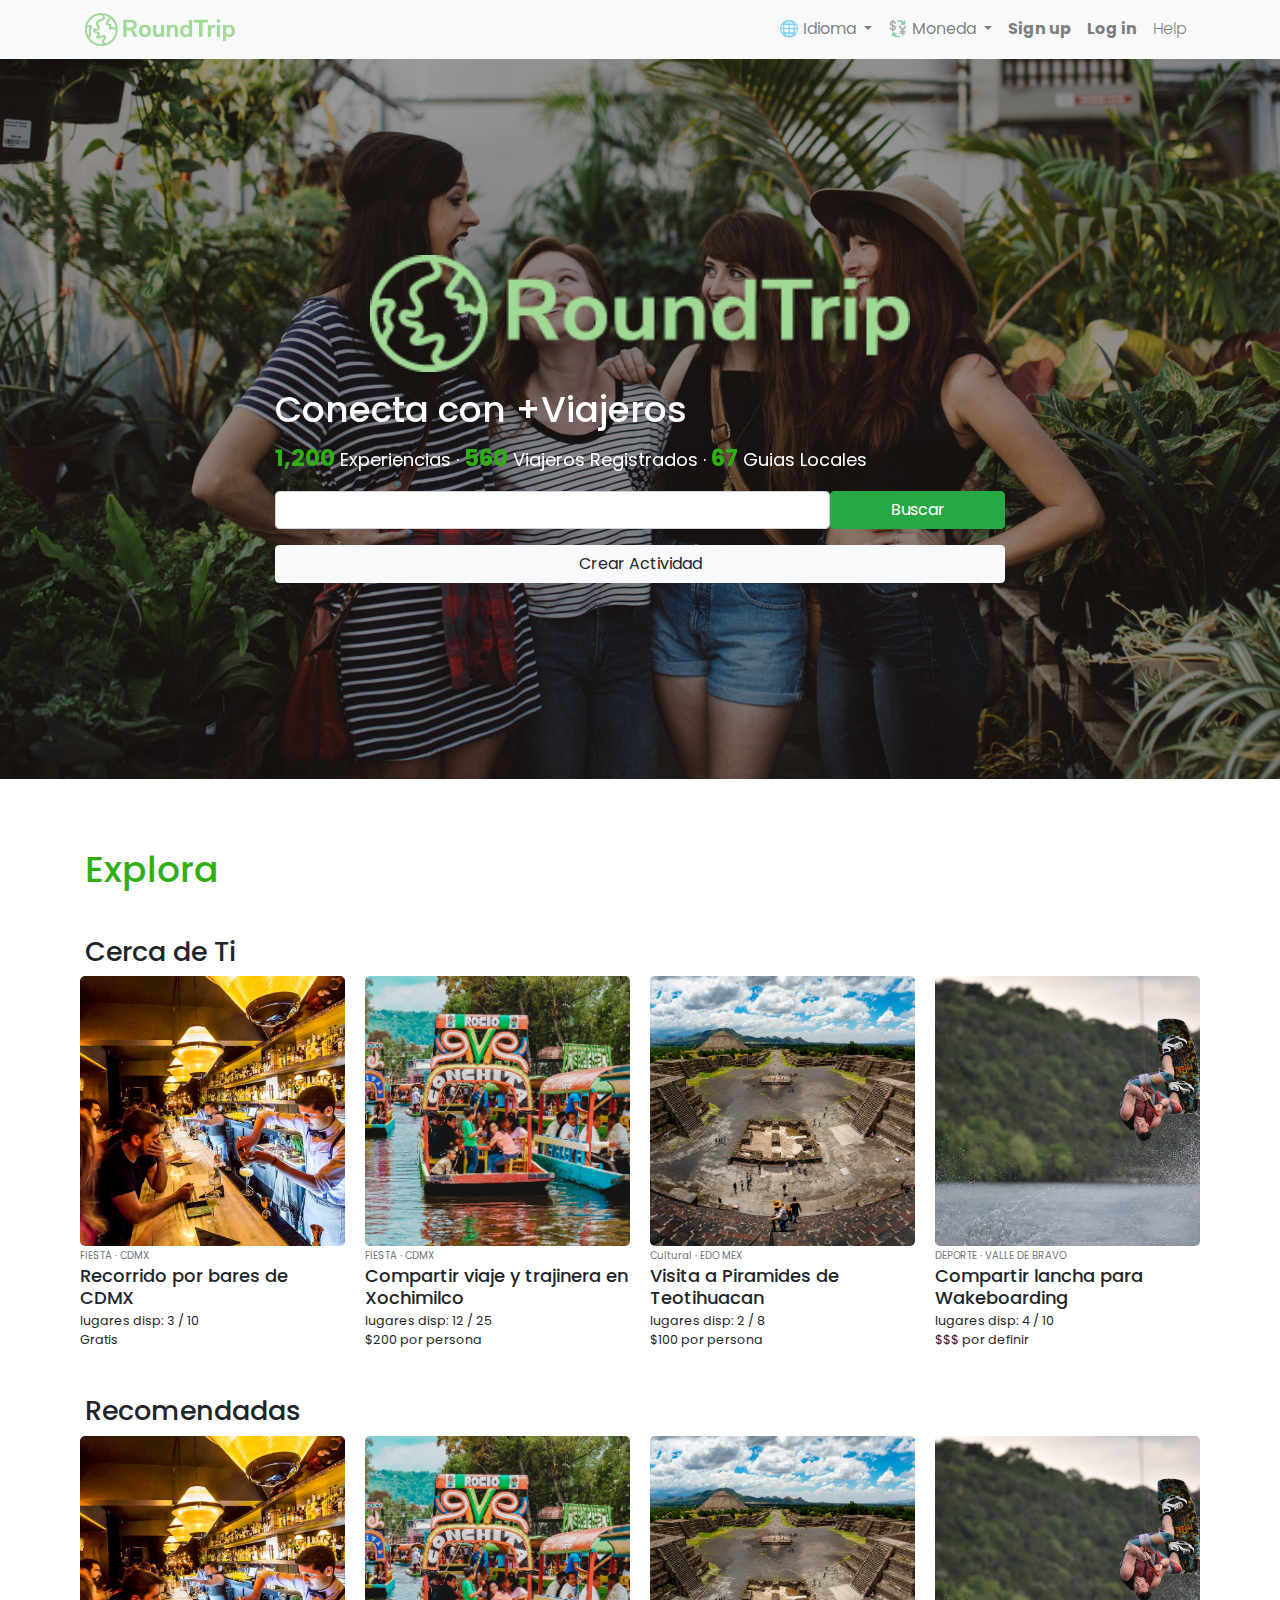
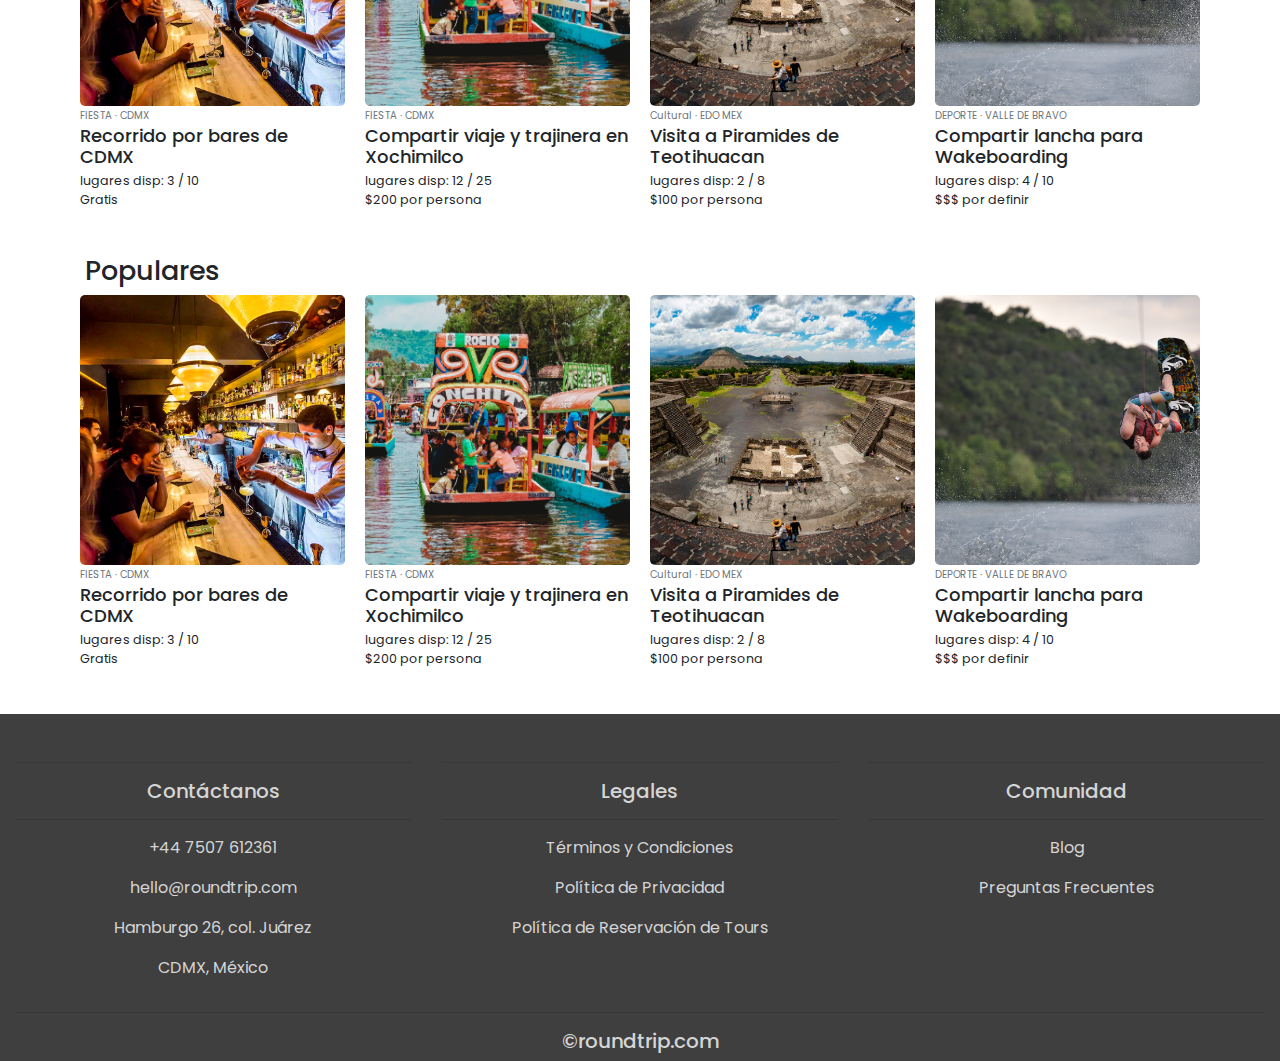
<file: Front_End/index.html>
<!doctype html>
<html lang="en">
  <head>
    <!-- Required meta tags -->
    <meta charset="utf-8">
    <meta name="viewport" content="width=device-width, initial-scale=1, shrink-to-fit=no">

    <!-- Bootstrap CSS -->
    <link rel="stylesheet" href="https://stackpath.bootstrapcdn.com/bootstrap/4.4.1/css/bootstrap.min.css" integrity="sha384-Vkoo8x4CGsO3+Hhxv8T/Q5PaXtkKtu6ug5TOeNV6gBiFeWPGFN9MuhOf23Q9Ifjh" crossorigin="anonymous">
    <link href="https://fonts.googleapis.com/css?family=Poppins:300,400,500&display=swap" rel="stylesheet">
    <link rel="stylesheet" href="style/css/main.css">

    <title>RoundTrip Explore</title>
  </head>
  <body>
    <nav class="navbar navbar-expand-md navbar-light bg-menu sticky-top">
        <div class="container" id="header">

            <a class="navbar-brand" href="#">
                <img class="logo" src="assets/logo.png" alt="logo RoundTrip">
                </a>
            <button class="navbar-toggler" type="button" data-toggle="collapse" data-target="#navbarSupportedContent" aria-controls="navbarSupportedContent" aria-expanded="false" aria-label="Toggle navigation">
              <span class="navbar-toggler-icon"></span>
            </button>
          
            <div class="collapse navbar-collapse" id="navbarSupportedContent">
              <ul class="navbar-nav ml-auto ">
                <li class="nav-item dropdown">
                    <a class="nav-link dropdown-toggle" href="#" id="navbarDropdown" role="button" data-toggle="dropdown" aria-haspopup="true" aria-expanded="false">
                        🌐 Idioma
                    </a>
                    <div class="dropdown-menu" aria-labelledby="navbarDropdown">
                      <a class="dropdown-item" href="#">Español (MX)</a>
                      <a class="dropdown-item" href="#">Ingles (EU)</a>
                      <div class="dropdown-divider"></div>
                      <a class="dropdown-item" href="#">Frances</a>
                      <a class="dropdown-item" href="#"> · · ·</a>
                    </div>
                </li>
                <li class="nav-item dropdown">
                    <a class="nav-link dropdown-toggle" href="#" id="navbarDropdown" role="button" data-toggle="dropdown" aria-haspopup="true" aria-expanded="false">
                        💱 Moneda
                    </a>
                    <div class="dropdown-menu" aria-labelledby="navbarDropdown">
                      <a class="dropdown-item" href="#">MXN</a>
                      <a class="dropdown-item" href="#">USD</a>
                      <div class="dropdown-divider"></div>
                      <a class="dropdown-item" href="#">EUR</a>
                      <a class="dropdown-item" href="#">AUD</a>
                    </div>
                </li>
                <li class="nav-item">
                  <a class="nav-link font-weight-bold" href="#">Sign up <span class="sr-only">(current)</span></a>
                </li>
                <li class="nav-item ">
                  <a class="nav-link font-weight-bold" href="#">Log in</a>
                </li>
                <li class="nav-item ">
                    <a class="nav-link font-weight-light" href="landing.html">Help</a>
                  </li>
              </ul>
              
            </div>
        </div>
    </nav>

    <main id="main">
        <div id="carousel" class="carousel slide" data-ride="carousel">
            <div class="carousel-inner">
              <div class="carousel-item active">
                  <img src="assets/carousel1.jpg" class="d-block w-100" alt="...">
              </div>
              <div class="carousel-item">
                <img src="assets/carousel2.jpg" class="d-block w-100" alt="...">
              </div>
              <div class="carousel-item">
                <img src="assets/carousel3.jpg" class="d-block w-100" alt="...">
              </div>
            </div>
            <div class="overlay">
                <div id="overlay-content" class="container align-items-end">
                    <div class="row text-center mb-3" >
                        <div class="col col-md-6 offset-md-3 d-none d-md-block ">
                            <img src="assets/logo.png" alt="">
                        </div>
                    </div>
                    <div class="row">
                        <div class="col col-md-10 offset-md-1 col-lg-8 offset-lg-2">
                            <h2 class="headline">Conecta con +Viajeros</h2>
                        </div>
                    </div>
                    <div class="row d-none d-md-block ">
                        <div class="col col-md-10 offset-md-1 col-lg-8 offset-lg-2">
                            <p><span class="font-weight-bold main-color">1,200</span>  Experiencias · <span class="font-weight-bold main-color">560</span> Viajeros Registrados · <span class="font-weight-bold main-color">67</span> Guias Locales</p>
                        </div>
                    </div>
                    <div class="row">
                        <div class="col-12
                        
                        col col-md-8 offset-md-1 col-lg-6 offset-lg-2 pr-md-0">
                            <form>
                                <div class="form-group">
                                <input type="email" class="form-control" id="exampleInputEmail1" aria-describedby="emailHelp">
                                </div>
                            </form>
                        </div>
                        <div class="col-12 text-center
                        
                        col-md-2 col-lg-2 pl-md-0">
                            <button type="submit" class="btn btn-success btn-block ">Buscar</button>
                        </div>
                    </div>
                    <div class="row">
                        <div class="col-md-10 offset-md-1 col-lg-8 offset-lg-2 mt-1 mt-md-0">
                            <button type="submit" class="btn btn-light btn-block">Crear Actividad</button>
                        </div>
                    </div>
                </div>
            </div>
        </div>
    </main>

    <!-- <section class="explore-scroll">
        <div class="container">
            <h2 class="mt-3">Explora</h2>
            <div class="row">

                <div class="scrollcards">
                    <div class="card-main">
                        <div class="card">
                            <img class="card-img-top" src="http://via.placeholder.com/350x150" alt="100%x180"  data-holder-rendered="true">
                            <div class="card-block">
                                <h4 class="card-title">Card Flip</h4>
                                <p class="card-text">Detalles</p>
                                   
                            </div>
                        </div>
                    </div>         
                    <div class="card-main">
                        <div class="card">
                            <img class="card-img-top" src="http://via.placeholder.com/350x150" alt="100%x180"  data-holder-rendered="true">
                            <div class="card-block">
                                <h4 class="card-title">Card Flip</h4>
                                <p class="card-text">Detalles</p>
                                   
                            </div>
                        </div>
                    </div>
                    <div class="card-main">
                        <div class="card">
                            <img class="card-img-top" src="http://via.placeholder.com/350x150" alt="100%x180"  data-holder-rendered="true">
                            <div class="card-block">
                                <h4 class="card-title">Card Flip</h4>
                                <p class="card-text">Detalles</p>
                                   
                            </div>
                        </div>
                    </div>
                    <div class="card-main">
                        <div class="card">
                            <img class="card-img-top" src="http://via.placeholder.com/350x150" alt="100%x180"  data-holder-rendered="true">
                            <div class="card-block">
                                <h4 class="card-title">Card Flip</h4>
                                <p class="card-text">Detalles</p>
                                   
                            </div>
                        </div>
                    </div>
                    <div class="card-main">
                        <div class="card">
                            <img class="card-img-top" src="http://via.placeholder.com/350x150" alt="100%x180"  data-holder-rendered="true">
                            <div class="card-block">
                                <h4 class="card-title">Card Flip</h4>
                                <p class="card-text">Detalles</p>
                                   
                            </div>
                        </div>
                    </div>
                    <div class="card-main">
                        <div class="card">
                            <img class="card-img-top" src="http://via.placeholder.com/350x150" alt="100%x180"  data-holder-rendered="true">
                            <div class="card-block">
                                <h4 class="card-title">Card Flip</h4>
                                <p class="card-text">Detalles</p>
                                   
                            </div>
                        </div>
                    </div>
                </div>
            </div>
        </div>
    </section> -->
    
    <section class="explore-grid">
        <div class="container">
            <h2 class="pt-4">Explora</h2>
        </div>
        
        <div class="container">
            <div class="row">
                <div class="col"><h3>Cerca de Ti</h3></div>
            </div>

            <div class="row card-deck">
                <div class="col-6 col-md-3 p-0">
                    <div class="card card-sm-6">
                        <img src="assets/cards/card-a-cdmx.jpg" class="card-img-top" alt="cdmx1">
                        <div class="card-body p-0">
                            <p class="card-text mb-0"><small class="text-muted">FIESTA  ·  CDMX</small></p>
                            <h5 class="card-title mb-1">Recorrido por bares de CDMX</h5>
                            <p class="card-text mb-0">lugares disp: 3 / 10 </p>
                            <p class="card-text mb-0">Gratis </p>
                        </div>
                    </div>
                </div>
                
                <div class="col-6 col-md-3 p-0">
                    <div class="card card-sm-6">
                        <img src="assets/cards/card-a-cdmx2.jpg" class="card-img-top" alt="cdmx1">
                        <div class="card-body p-0">
                            <p class="card-text mb-0"><small class="text-muted">FIESTA  ·  CDMX</small></p>
                            <h5 class="card-title mb-1">Compartir viaje y trajinera en Xochimilco</h5>
                            <p class="card-text mb-0">lugares disp: 12 / 25 </p>
                            <p class="card-text mb-0">$200 por persona </p>
                        </div>
                    </div>
                </div>

                <div class="col-6 col-md-3 p-0">
                    <div class="card card-sm-6">
                        <img src="assets/cards/card-a-cdmx3.jpg" class="card-img-top" alt="cdmx1">
                        <div class="card-body p-0">
                            <p class="card-text mb-0"><small class="text-muted">Cultural  ·  EDO MEX</small></p>
                            <h5 class="card-title mb-1">Visita a Piramides de Teotihuacan</h5>
                            <p class="card-text mb-0">lugares disp: 2 / 8 </p>
                            <p class="card-text mb-0">$100 por persona </p>
                        </div>
                    </div>
                </div>

                <div class="col-6 col-md-3 p-0">
                    <div class="card card-sm-6">
                        <img src="assets/cards/card-a-valledebravo.jpg" class="card-img-top" alt="cdmx4">
                        <div class="card-body p-0">
                            <p class="card-text mb-0"><small class="text-muted">DEPORTE  ·  VALLE DE BRAVO</small></p>
                            <h5 class="card-title mb-1">Compartir lancha para Wakeboarding</h5>
                            <p class="card-text mb-0">lugares disp: 4 / 10 </p>
                            <p class="card-text mb-0">$$$ por definir </p>
                        </div>
                    </div>
                </div>
            </div>
        </div>

        <div class="container">

            <div class="row">
                <div class="col"><h3>Recomendadas</h3></div>
            </div>

            <div class="row card-deck">
                <div class="col-6 col-md-3 p-0">
                    <div class="card card-sm-6">
                        <img src="assets/cards/card-a-cdmx.jpg" class="card-img-top" alt="cdmx1">
                        <div class="card-body p-0">
                            <p class="card-text mb-0"><small class="text-muted">FIESTA  ·  CDMX</small></p>
                            <h5 class="card-title mb-1">Recorrido por bares de CDMX</h5>
                            <p class="card-text mb-0">lugares disp: 3 / 10 </p>
                            <p class="card-text mb-0">Gratis </p>
                        </div>
                    </div>
                </div>
                
                <div class="col-6 col-md-3 p-0">
                    <div class="card card-sm-6">
                        <img src="assets/cards/card-a-cdmx2.jpg" class="card-img-top" alt="cdmx1">
                        <div class="card-body p-0">
                            <p class="card-text mb-0"><small class="text-muted">FIESTA  ·  CDMX</small></p>
                            <h5 class="card-title mb-1">Compartir viaje y trajinera en Xochimilco</h5>
                            <p class="card-text mb-0">lugares disp: 12 / 25 </p>
                            <p class="card-text mb-0">$200 por persona </p>
                        </div>
                    </div>
                </div>

                <div class="col-6 col-md-3 p-0">
                    <div class="card card-sm-6">
                        <img src="assets/cards/card-a-cdmx3.jpg" class="card-img-top" alt="cdmx1">
                        <div class="card-body p-0">
                            <p class="card-text mb-0"><small class="text-muted">Cultural  ·  EDO MEX</small></p>
                            <h5 class="card-title mb-1">Visita a Piramides de Teotihuacan</h5>
                            <p class="card-text mb-0">lugares disp: 2 / 8 </p>
                            <p class="card-text mb-0">$100 por persona </p>
                        </div>
                    </div>
                </div>

                <div class="col-6 col-md-3 p-0">
                    <div class="card card-sm-6">
                        <img src="assets/cards/card-a-valledebravo.jpg" class="card-img-top" alt="cdmx4">
                        <div class="card-body p-0">
                            <p class="card-text mb-0"><small class="text-muted">DEPORTE  ·  VALLE DE BRAVO</small></p>
                            <h5 class="card-title mb-1">Compartir lancha para Wakeboarding</h5>
                            <p class="card-text mb-0">lugares disp: 4 / 10 </p>
                            <p class="card-text mb-0">$$$ por definir </p>
                        </div>
                    </div>
                </div>
            </div>
        </div>

        <div class="container">

            <div class="row">
                <div class="col"><h3>Populares</h3></div>
            </div>

            <div class="row card-deck">
                <div class="col-6 col-md-3 p-0">
                    <div class="card card-sm-6">
                        <img src="assets/cards/card-a-cdmx.jpg" class="card-img-top" alt="cdmx1">
                        <div class="card-body p-0">
                            <p class="card-text mb-0"><small class="text-muted">FIESTA  ·  CDMX</small></p>
                            <h5 class="card-title mb-1">Recorrido por bares de CDMX</h5>
                            <p class="card-text mb-0">lugares disp: 3 / 10 </p>
                            <p class="card-text mb-0">Gratis </p>
                        </div>
                    </div>
                </div>
                
                <div class="col-6 col-md-3 p-0">
                    <div class="card card-sm-6">
                        <img src="assets/cards/card-a-cdmx2.jpg" class="card-img-top" alt="cdmx1">
                        <div class="card-body p-0">
                            <p class="card-text mb-0"><small class="text-muted">FIESTA  ·  CDMX</small></p>
                            <h5 class="card-title mb-1">Compartir viaje y trajinera en Xochimilco</h5>
                            <p class="card-text mb-0">lugares disp: 12 / 25 </p>
                            <p class="card-text mb-0">$200 por persona </p>
                        </div>
                    </div>
                </div>

                <div class="col-6 col-md-3 p-0">
                    <div class="card card-sm-6">
                        <img src="assets/cards/card-a-cdmx3.jpg" class="card-img-top" alt="cdmx1">
                        <div class="card-body p-0">
                            <p class="card-text mb-0"><small class="text-muted">Cultural  ·  EDO MEX</small></p>
                            <h5 class="card-title mb-1">Visita a Piramides de Teotihuacan</h5>
                            <p class="card-text mb-0">lugares disp: 2 / 8 </p>
                            <p class="card-text mb-0">$100 por persona </p>
                        </div>
                    </div>
                </div>

                <div class="col-6 col-md-3 p-0">
                    <div class="card card-sm-6">
                        <img src="assets/cards/card-a-valledebravo.jpg" class="card-img-top" alt="cdmx4">
                        <div class="card-body p-0">
                            <p class="card-text mb-0"><small class="text-muted">DEPORTE  ·  VALLE DE BRAVO</small></p>
                            <h5 class="card-title mb-1">Compartir lancha para Wakeboarding</h5>
                            <p class="card-text mb-0">lugares disp: 4 / 10 </p>
                            <p class="card-text mb-0">$$$ por definir </p>
                        </div>
                    </div>
                </div>
            </div>
        </div>

    </section>


    <footer class="mt-4">
        <div class="container-fluid padding">
            <div class="row text-center">
                <div class="col-md-4">
                    <hr class="light">
                    <h5>Contáctanos</h5>
                    <hr class="light">
                    <p>+44 7507 612361</p>
                    <p>hello@roundtrip.com</p>
                    <p>Hamburgo 26, col. Juárez</p>
                    <p>CDMX, México</p>
                </div>
                <div class="col-md-4">
                    <hr class="light">
                    <h5>Legales</h5>
                    <hr class="light">
                    <p>Términos y Condiciones</p>
                    <p>Política de Privacidad</p>
                    <p>Política de Reservación de Tours</p>

                </div>
                <div class="col-md-4">
                    <hr class="light">
                    <h5>Comunidad</h5>
                    <hr class="light">
                    <p>Blog</p>
                    <p>Preguntas Frecuentes</p>
                </div>
                <div class="col-12">
                    <hr class="light-100">
                    <h5>&copy;roundtrip.com</h5>
                </div>
    </footer>




    <!-- Optional JavaScript -->
    <!-- jQuery first, then Popper.js, then Bootstrap JS -->
    <script src="https://code.jquery.com/jquery-3.4.1.slim.min.js" integrity="sha384-J6qa4849blE2+poT4WnyKhv5vZF5SrPo0iEjwBvKU7imGFAV0wwj1yYfoRSJoZ+n" crossorigin="anonymous"></script>
    <script src="https://cdn.jsdelivr.net/npm/popper.js@1.16.0/dist/umd/popper.min.js" integrity="sha384-Q6E9RHvbIyZFJoft+2mJbHaEWldlvI9IOYy5n3zV9zzTtmI3UksdQRVvoxMfooAo" crossorigin="anonymous"></script>
    <script src="https://stackpath.bootstrapcdn.com/bootstrap/4.4.1/js/bootstrap.min.js" integrity="sha384-wfSDF2E50Y2D1uUdj0O3uMBJnjuUD4Ih7YwaYd1iqfktj0Uod8GCExl3Og8ifwB6" crossorigin="anonymous"></script>
  </body>
</html>
</file>
<file: Front_End/style/css/main.css>
body {
  font-family: "Poppins", sans-serif;
}

#header img {
  width: 150px;
}

.bg-menu {
  background-color: #f8f9fa;
}

#carousel {
  position: relative;
}
#carousel .carousel-inner img {
  max-height: 90vh;
  object-fit: cover;
  filter: saturate(100%);
}
#carousel .overlay {
  position: absolute;
  top: 0;
  bottom: 0;
  left: 0;
  right: 0;
  background: rgba(0, 0, 0, 0.4);
  color: white;
  display: flex;
  align-items: center;
}
#carousel .overlay .container {
  font-size: 12px;
}
#carousel .overlay .container h2 {
  font-size: 2em;
}
#carousel .overlay img {
  width: 100%;
}

.explore-grid {
  font-size: 12px;
}
.explore-grid .container {
  margin-top: 5vh;
  margin-bottom: 5vh;
}
.explore-grid .container h2 {
  font-size: 2em;
  color: #30af15;
}
.explore-grid .container h3 {
  font-size: 1.5em;
}
.explore-grid .container h5 {
  font-size: 1em;
}
.explore-grid .container p {
  font-size: 0.7em;
}
.explore-grid .container .card-deck {
  min-height: 40vh;
  margin-bottom: 1px;
}
.explore-grid .container .card-deck .card {
  height: inherit;
  margin-right: 10px;
  margin-left: 10px;
  border: 0;
}
.explore-grid .container .card-deck .card img {
  border-radius: 5px;
}
.card-img-top {
  width: 100%;
  height: 30vh;
  object-fit: cover;
}

.cust-grid {
  display: flex;
  align-items: center;
  flex-flow: row wrap;
}

.cust-grid-col {
  float: none;
}

.sec-color {
  color: #a0d995 !important;
}

.main-color {
  color: #30af15 !important;
  font-size: 1.3em;
}

footer {
  background-color: #3f3f3f;
  color: #d5d5d5;
  padding-top: 2rem;
}

@media (min-width: 576px) {
  .overlay .container {
    font-size: 18px !important;
  }

  .explore-grid {
    font-size: 18px !important;
  }
}

/*# sourceMappingURL=main.css.map */
</file>
